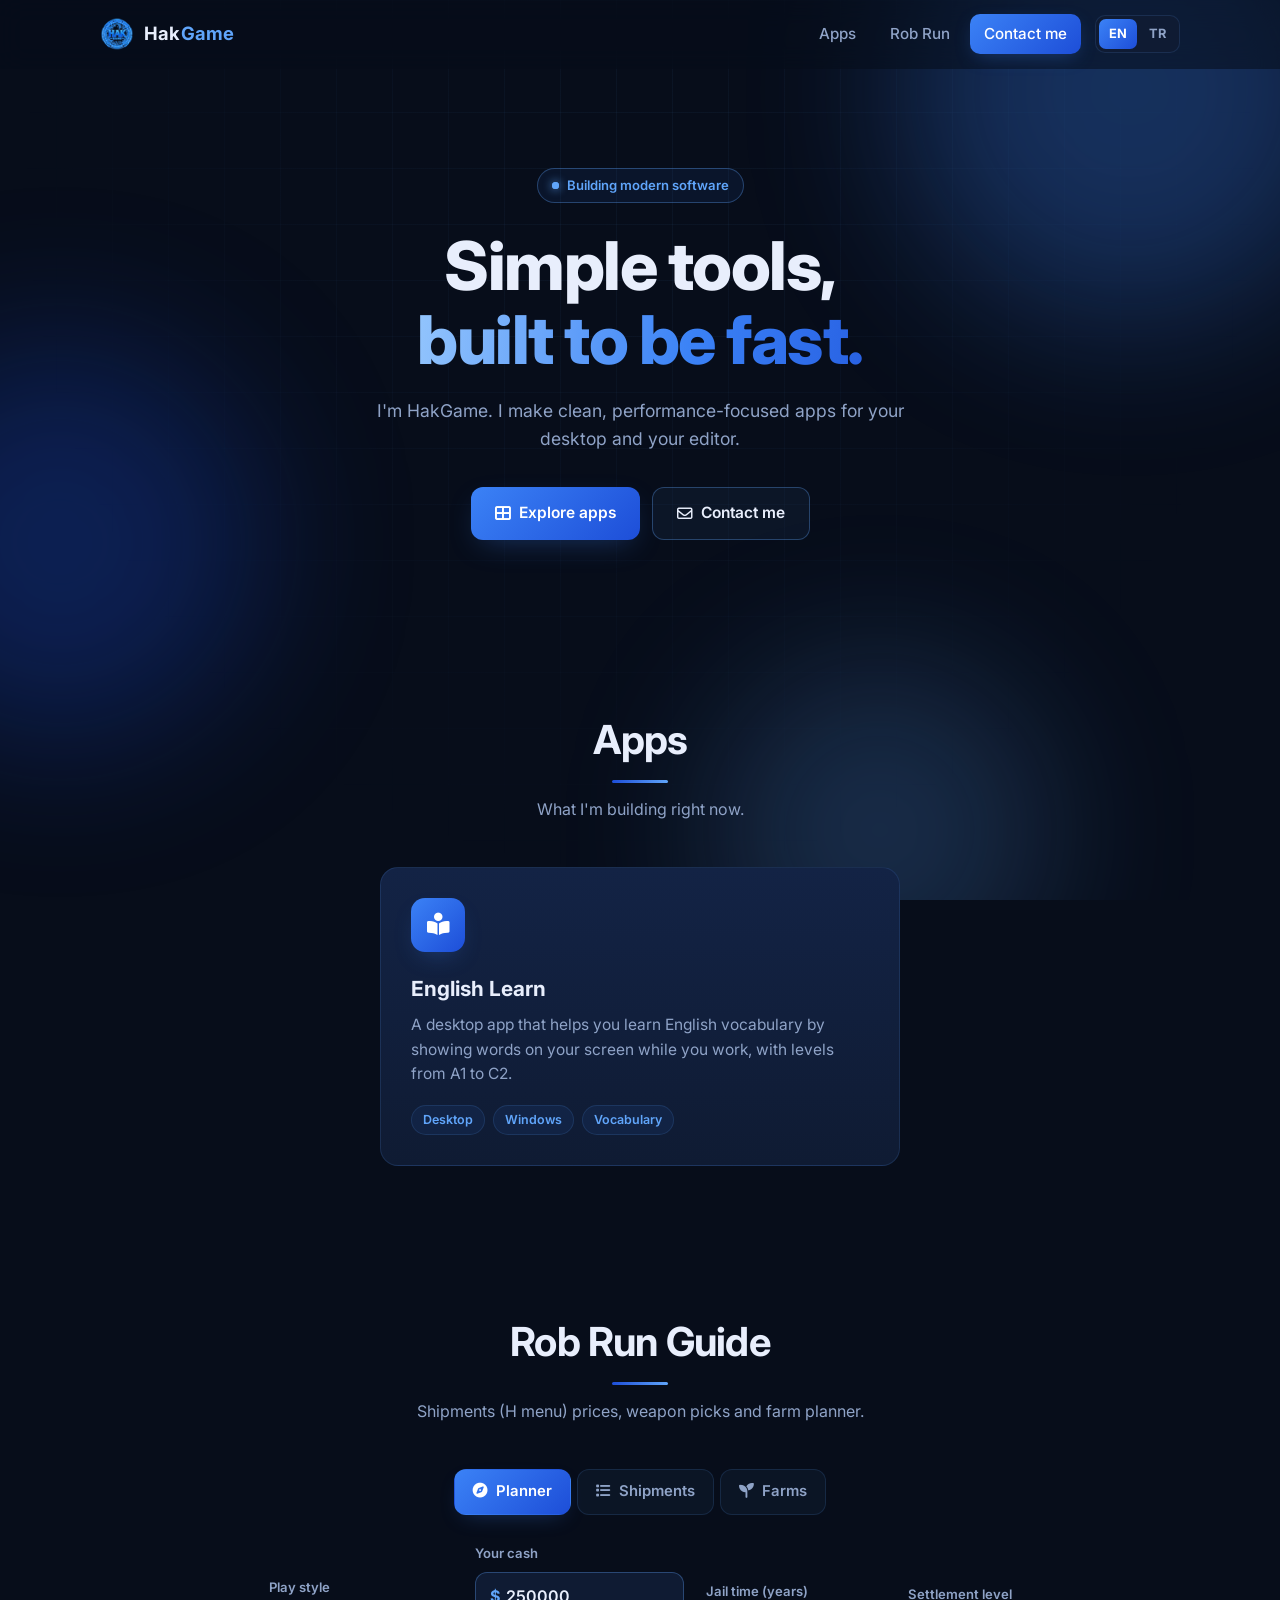
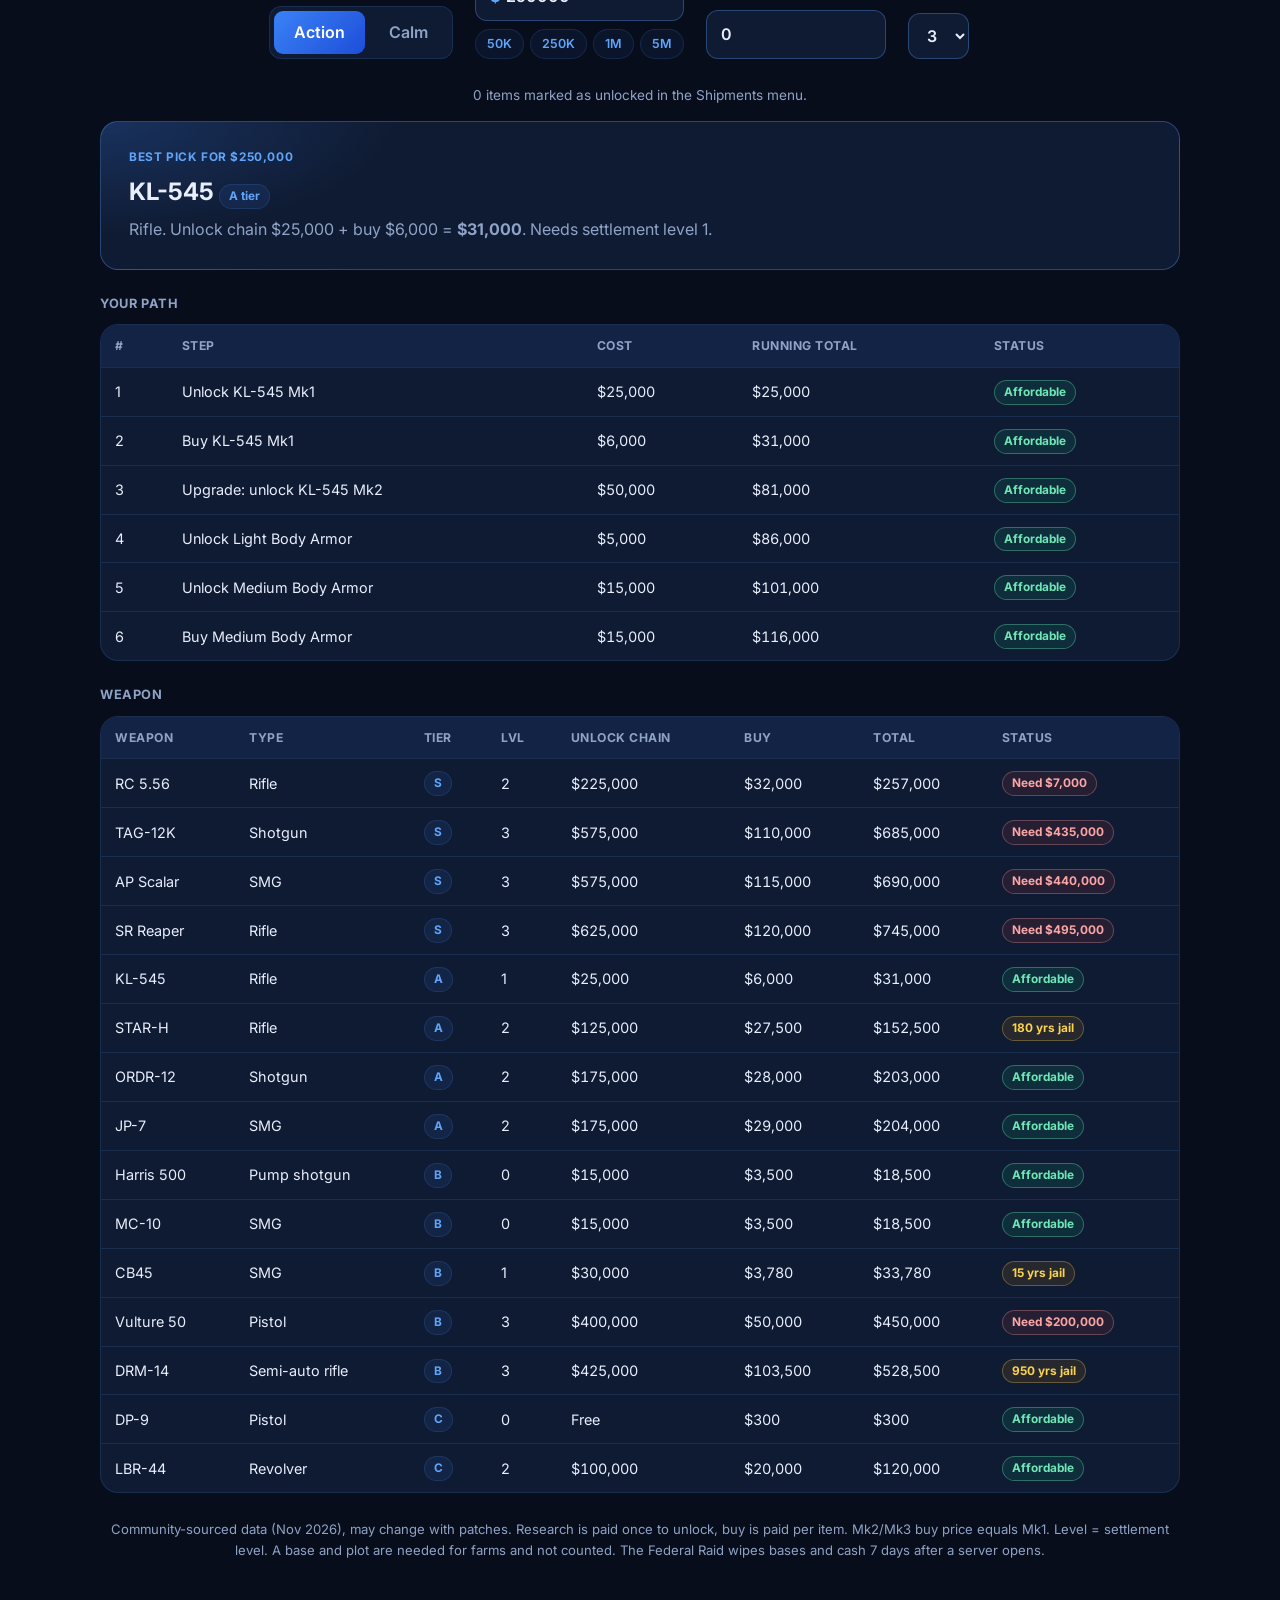
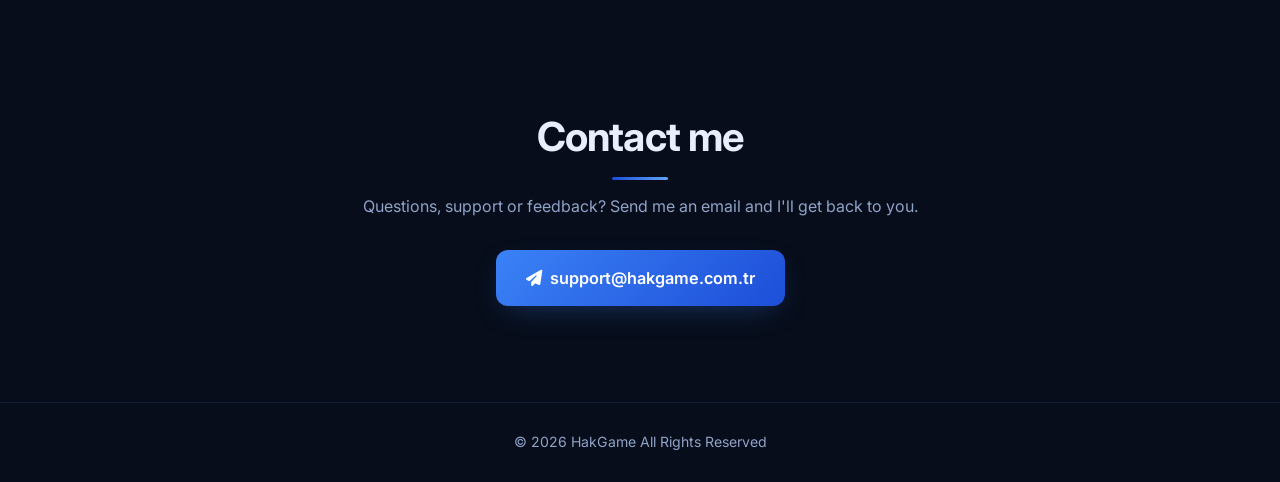
<file: index.html>
<!DOCTYPE html>
<html lang="en">
<head>
  <meta charset="UTF-8">
  <meta name="viewport" content="width=device-width, initial-scale=1.0">
  <title>HakGame</title>
  <meta name="description" content="HakGame — modern desktop apps: English Learn.">
  <meta name="theme-color" content="#070d1a">
  <link rel="icon" type="image/png" href="hakgame.png">
  <link rel="preconnect" href="https://fonts.googleapis.com">
  <link rel="preconnect" href="https://fonts.gstatic.com" crossorigin>
  <link href="https://fonts.googleapis.com/css2?family=Inter:wght@400;500;600;700;800&display=swap" rel="stylesheet">
  <link rel="stylesheet" href="https://cdnjs.cloudflare.com/ajax/libs/font-awesome/6.5.1/css/all.min.css">
  <link rel="stylesheet" href="style.css">
</head>
<body>

  <div class="progress" id="progress"></div>
  <div class="bg" aria-hidden="true">
    <span class="orb orb-1"></span>
    <span class="orb orb-2"></span>
    <span class="orb orb-3"></span>
  </div>

  <header class="nav" id="nav">
    <div class="container nav-inner">
      <a href="#top" class="brand">
        <img src="hakgame.png" alt="HakGame logo">
        <span class="brand-text">Hak<b>Game</b></span>
      </a>
      <nav class="nav-links">
        <a href="#apps" data-i18n="nav_apps">Apps</a>
        <a href="#robrun" data-i18n="nav_robrun">Rob Run</a>
        <a href="#contact" class="cta" data-i18n="nav_contact">Contact me</a>
        <div class="langsw" id="langSw"><button data-lang="en">EN</button><button data-lang="tr">TR</button></div>
      </nav>
    </div>
  </header>

  <main id="top">

    <section class="hero">
      <div class="container">
        <div class="badge reveal"><i></i> <span data-i18n="badge">Building modern software</span></div>
        <h1 class="reveal" data-i18n-html="h1">Simple tools,<br><em>built to be fast.</em></h1>
        <p class="reveal" data-i18n="hero_p">I'm HakGame. I make clean, performance-focused apps for your desktop and your editor.</p>
        <div class="btn-row reveal">
          <a href="#apps" class="btn btn-primary"><i class="fa-solid fa-table-cells-large"></i> <span data-i18n="btn_explore">Explore apps</span></a>
          <a href="#contact" class="btn btn-ghost"><i class="fa-regular fa-envelope"></i> <span data-i18n="btn_contact">Contact me</span></a>
        </div>
      </div>
    </section>

    <section id="apps">
      <div class="container">
        <div class="section-head reveal">
          <h2 data-i18n="apps_h">Apps</h2>
          <p data-i18n="apps_p">What I'm building right now.</p>
        </div>

        <div class="grid">
          <article class="card reveal">
            <div class="icon"><i class="fa-solid fa-book-open-reader"></i></div>
            <h3>English Learn</h3>
            <p data-i18n="el_p">A desktop app that helps you learn English vocabulary by showing words on your screen while you work, with levels from A1 to C2.</p>
            <div class="tags">
              <span data-i18n="tag_desktop">Desktop</span>
              <span data-i18n="tag_windows">Windows</span>
              <span data-i18n="tag_vocab">Vocabulary</span>
            </div>
          </article>
        </div>
      </div>
    </section>

    <section id="robrun">
      <div class="container">
        <div class="section-head reveal">
          <h2 data-i18n="rr_h">Rob Run Guide</h2>
          <p data-i18n="rr_p">Shipments (H menu) prices, weapon picks and farm planner.</p>
        </div>

        <div class="tabs reveal" id="tabs">
          <button class="tab active" data-tab="planner"><i class="fa-solid fa-compass"></i> <span data-i18n="tab_planner">Planner</span></button>
          <button class="tab" data-tab="shipments"><i class="fa-solid fa-list"></i> <span data-i18n="tab_ship">Shipments</span></button>
          <button class="tab" data-tab="farms"><i class="fa-solid fa-seedling"></i> <span data-i18n="tab_farms">Farms</span></button>
        </div>

        <div class="panel" id="panel-planner">
          <div class="planner-controls">
            <div class="field">
              <label data-i18n="lbl_style">Play style</label>
              <div class="seg" id="styleSeg">
                <button class="active" data-style="action" data-i18n="seg_action">Action</button>
                <button data-style="calm" data-i18n="seg_calm">Calm</button>
              </div>
            </div>
            <div class="field">
              <label for="budget" data-i18n="lbl_cash">Your cash</label>
              <div class="money"><span>$</span><input id="budget" type="number" min="0" step="1000" value="250000" inputmode="numeric"></div>
              <div class="chips" id="chips">
                <button data-v="50000">50K</button>
                <button data-v="250000">250K</button>
                <button data-v="1000000">1M</button>
                <button data-v="5000000">5M</button>
              </div>
            </div>
            <div class="field">
              <label for="jail" data-i18n="lbl_jail">Jail time (years)</label>
              <div class="money"><input id="jail" type="number" min="0" step="5" value="0" inputmode="numeric"></div>
            </div>
            <div class="field">
              <label for="level" data-i18n="lbl_level">Settlement level</label>
              <select class="select" id="level">
                <option value="0">0</option>
                <option value="1">1</option>
                <option value="2">2</option>
                <option value="3" selected>3</option>
              </select>
            </div>
          </div>
          <p class="hint center" id="planOwned"></p>
          <div id="planOut"></div>
        </div>

        <div class="panel" id="panel-shipments" hidden>
          <div class="viewbar">
            <div class="seg" id="viewSeg">
              <button class="active" data-view="menu" data-i18n="view_menu">Menu</button>
              <button data-view="list" data-i18n="view_list">List</button>
            </div>
            <span class="owned-count" id="ownedCount"></span>
            <button class="catbtn" id="resetOwned" data-i18n="reset">Reset</button>
          </div>

          <div id="view-menu">
            <p class="hint" data-i18n="hint_menu">Click the items you already unlocked in your game.</p>
            <div class="cats" id="menuCats"></div>
            <div class="tree-wrap" id="tree"></div>
          </div>

          <div id="view-list" hidden>
            <div class="toolbar">
              <input class="search" id="search" type="search" placeholder="Search items..." data-i18n-ph="ph_search" autocomplete="off">
              <select class="select" id="tierSel">
                <option value="" data-i18n="opt_all">All levels</option>
                <option value="0" data-i18n="opt_0">Level 0</option>
                <option value="1" data-i18n="opt_1">Level 1</option>
                <option value="2" data-i18n="opt_2">Level 2</option>
                <option value="3" data-i18n="opt_3">Level 3</option>
              </select>
            </div>
            <div class="cats" id="cats"></div>
            <div class="table-wrap">
              <table>
                <thead>
                  <tr><th data-i18n="th_item">Item</th><th data-i18n="th_cat">Category</th><th data-i18n="th_lvl">Lvl</th><th data-i18n="th_research">Research</th><th data-i18n="th_buy">Buy</th><th data-i18n="th_req">Requires</th></tr>
                </thead>
                <tbody id="rows"></tbody>
              </table>
            </div>
            <p class="count" id="count"></p>
          </div>
        </div>

        <div class="panel" id="panel-farms" hidden>
          <div class="farm-grid" id="farmGrid"></div>
        </div>

        <p class="note" data-i18n="note">Community-sourced data (Nov 2026), may change with patches. Research is paid once to unlock, buy is paid per item. Mk2/Mk3 buy price equals Mk1. Level = settlement level. A base and plot are needed for farms and not counted. The Federal Raid wipes bases and cash 7 days after a server opens.</p>
      </div>
    </section>

    <section id="contact" class="contact">
      <div class="container">
        <div class="section-head reveal">
          <h2 data-i18n="contact_h">Contact me</h2>
          <p data-i18n="contact_p">Questions, support or feedback? Send me an email and I'll get back to you.</p>
        </div>
        <div class="reveal">
          <a href="mailto:support@hakgame.com.tr" class="btn btn-primary">
            <i class="fa-solid fa-paper-plane"></i> support@hakgame.com.tr
          </a>
        </div>
      </div>
    </section>

  </main>

  <footer>
    <div class="container">
      &copy; <span id="year">2026</span> HakGame <span data-i18n="rights">All Rights Reserved</span>
    </div>
  </footer>

  <script>
    document.getElementById("year").textContent = new Date().getFullYear();

    const items =document.querySelectorAll(".reveal");
    if ("IntersectionObserver" in window) {
      const io = new IntersectionObserver((entries) => {
        entries.forEach((e) => {
          if (e.isIntersecting) {
            e.target.classList.add("show");
            setTimeout(() => { e.target.style.transitionDelay = ""; }, 1200);
            io.unobserve(e.target);
          }
        });
      }, { threshold: 0.12 });
      items.forEach((el, i) => {
        el.style.transitionDelay = (i % 4) * 120 + "ms";
        io.observe(el);
      });
    } else {
      items.forEach((el) => el.classList.add("show"));
    }

    const nav = document.getElementById("nav");
    const progress = document.getElementById("progress");
    const onScroll = () => {
      const max = document.documentElement.scrollHeight - window.innerHeight;
      progress.style.transform = "scaleX(" + (max > 0 ? window.scrollY / max : 0) + ")";
      nav.classList.toggle("scrolled", window.scrollY > 20);
    };
    window.addEventListener("scroll", onScroll, { passive: true });
    onScroll();

    const canHover = window.matchMedia("(hover: hover)").matches;
    if (canHover) {
      document.querySelectorAll(".card").forEach((card) => {
        card.addEventListener("mousemove", (ev) => {
          const r = card.getBoundingClientRect();
          const x = ev.clientX - r.left;
          const y = ev.clientY - r.top;
          card.style.setProperty("--mx", x + "px");
          card.style.setProperty("--my", y + "px");
          const rx = ((y / r.height) - 0.5) * -8;
          const ry = ((x / r.width) - 0.5) * 8;
          card.style.transform = "translateY(-5px) rotateX(" + rx + "deg) rotateY(" + ry + "deg)";
        });
        card.addEventListener("mouseleave", () => {
          card.style.transform = "";
        });
      });
    }
  </script>
  <script src="en.js"></script>
  <script src="tr.js"></script>
  <script src="robrun.js"></script>
</body>
</html>
</file>
<file: style.css>
:root {
  --bg: #070d1a;
  --bg-2: #0b1426;
  --surface: #0f1b33;
  --surface-2: #132345;
  --border: rgba(96, 165, 250, 0.14);
  --border-strong: rgba(96, 165, 250, 0.32);
  --text: #e8eefc;
  --muted: #8fa3c7;
  --blue: #3b82f6;
  --blue-light: #60a5fa;
  --blue-dark: #1d4ed8;
  --glow: rgba(59, 130, 246, 0.35);
  --radius: 18px;
  --font: "Inter", system-ui, -apple-system, "Segoe UI", Roboto, sans-serif;
}

* {
  box-sizing: border-box;
  margin: 0;
  padding: 0;
}

html {
  scroll-behavior: smooth;
  scroll-padding-top: 84px;
}

body {
  font-family: var(--font);
  background: var(--bg);
  color: var(--text);
  line-height: 1.6;
  -webkit-font-smoothing: antialiased;
  overflow-x: hidden;
}

a {
  color: inherit;
  text-decoration: none;
}

.container {
  width: min(1080px, 100% - 40px);
  margin-inline: auto;
}

.bg {
  position: fixed;
  inset: 0;
  z-index: -1;
  overflow: hidden;
  pointer-events: none;
}

.bg::after {
  content: "";
  position: absolute;
  inset: 0;
  background-image:
    linear-gradient(rgba(96, 165, 250, 0.05) 1px, transparent 1px),
    linear-gradient(90deg, rgba(96, 165, 250, 0.05) 1px, transparent 1px);
  background-size: 56px 56px;
  mask-image: radial-gradient(ellipse at 50% 20%, #000 10%, transparent 70%);
  -webkit-mask-image: radial-gradient(ellipse at 50% 20%, #000 10%, transparent 70%);
  animation: gridMove 14s linear infinite;
}

.orb {
  position: absolute;
  border-radius: 50%;
  filter: blur(80px);
  opacity: 0.55;
}

.orb-1 {
  width: 460px;
  height: 460px;
  top: -140px;
  right: -80px;
  background: rgba(59, 130, 246, 0.55);
  animation: drift1 16s ease-in-out infinite;
}

.orb-2 {
  width: 400px;
  height: 400px;
  top: 38%;
  left: -140px;
  background: rgba(29, 78, 216, 0.55);
  animation: drift2 20s ease-in-out infinite;
}

.orb-3 {
  width: 340px;
  height: 340px;
  bottom: -100px;
  right: 18%;
  background: rgba(96, 165, 250, 0.38);
  animation: drift3 18s ease-in-out infinite;
}

.progress {
  position: fixed;
  top: 0;
  left: 0;
  height: 3px;
  width: 100%;
  z-index: 60;
  transform-origin: left;
  transform: scaleX(0);
  background: linear-gradient(90deg, var(--blue-dark), var(--blue-light));
  box-shadow: 0 0 12px var(--glow);
}

.nav {
  position: fixed;
  top: 0;
  left: 0;
  right: 0;
  z-index: 50;
  backdrop-filter: blur(14px);
  -webkit-backdrop-filter: blur(14px);
  background: rgba(7, 13, 26, 0.55);
  border-bottom: 1px solid transparent;
  transition: background 0.3s, border-color 0.3s, box-shadow 0.3s;
  animation: slideDown 0.8s cubic-bezier(0.2, 0.8, 0.2, 1) both;
}

.nav.scrolled {
  background: rgba(7, 13, 26, 0.85);
  border-bottom-color: var(--border);
  box-shadow: 0 10px 30px -20px rgba(0, 0, 0, 0.8);
}

.nav-inner {
  display: flex;
  align-items: center;
  justify-content: space-between;
  height: 68px;
  transition: height 0.3s;
}

.nav.scrolled .nav-inner {
  height: 58px;
}

.brand {
  display: flex;
  align-items: center;
  gap: 10px;
  font-weight: 700;
  font-size: 1.15rem;
  letter-spacing: 0.2px;
}

.brand img {
  width: 34px;
  height: 34px;
  border-radius: 9px;
  object-fit: cover;
  transition: transform 0.5s cubic-bezier(0.3, 1.5, 0.5, 1), box-shadow 0.3s;
}

.brand:hover img {
  transform: rotate(-12deg) scale(1.12);
  box-shadow: 0 0 20px var(--glow);
}

.brand-text b {
  font-weight: 700;
  color: var(--blue-light);
}

.nav-links {
  display: flex;
  align-items: center;
  gap: 6px;
}

.nav-links a {
  position: relative;
  padding: 8px 14px;
  border-radius: 10px;
  color: var(--muted);
  font-size: 0.95rem;
  font-weight: 500;
  transition: color 0.2s, background 0.2s, transform 0.2s;
}

.nav-links a:hover {
  color: var(--text);
  background: rgba(96, 165, 250, 0.1);
}

.nav-links a.cta {
  color: #fff;
  background: linear-gradient(135deg, var(--blue), var(--blue-dark));
  box-shadow: 0 6px 20px -6px var(--glow);
}

.nav-links a.cta:hover {
  filter: brightness(1.1);
  transform: translateY(-1px);
}

.hero {
  padding: 168px 0 96px;
  text-align: center;
}

.badge {
  display: inline-flex;
  align-items: center;
  gap: 8px;
  padding: 6px 14px;
  border: 1px solid var(--border-strong);
  border-radius: 999px;
  background: rgba(59, 130, 246, 0.08);
  color: var(--blue-light);
  font-size: 0.82rem;
  font-weight: 600;
  margin-bottom: 26px;
}

.badge i {
  position: relative;
  width: 7px;
  height: 7px;
  border-radius: 50%;
  background: var(--blue-light);
  box-shadow: 0 0 10px var(--blue-light);
}

.badge i::after {
  content: "";
  position: absolute;
  inset: 0;
  border-radius: 50%;
  background: var(--blue-light);
  animation: ping 1.8s cubic-bezier(0, 0, 0.2, 1) infinite;
}

.hero h1 {
  font-size: clamp(2.4rem, 6vw, 4.2rem);
  line-height: 1.1;
  font-weight: 800;
  letter-spacing: -1.5px;
  margin-bottom: 20px;
}

.hero h1 em {
  font-style: normal;
  background: linear-gradient(100deg, #93c5fd, var(--blue), var(--blue-dark), var(--blue), #93c5fd);
  background-size: 250% 100%;
  -webkit-background-clip: text;
  background-clip: text;
  color: transparent;
  animation: shine 6s linear infinite;
}

.hero p {
  max-width: 560px;
  margin: 0 auto 34px;
  color: var(--muted);
  font-size: 1.1rem;
}

.btn-row {
  display: flex;
  gap: 12px;
  justify-content: center;
  flex-wrap: wrap;
}

.btn {
  position: relative;
  overflow: hidden;
  display: inline-flex;
  align-items: center;
  gap: 8px;
  padding: 13px 24px;
  border-radius: 12px;
  font-weight: 600;
  font-size: 0.97rem;
  transition: transform 0.2s, box-shadow 0.2s, background 0.2s, border-color 0.2s;
}

.btn::before {
  content: "";
  position: absolute;
  top: 0;
  left: -75%;
  width: 50%;
  height: 100%;
  background: linear-gradient(100deg, transparent, rgba(255, 255, 255, 0.35), transparent);
  transform: skewX(-20deg);
}

.btn:hover::before {
  animation: sweep 0.8s ease;
}

.btn i {
  transition: transform 0.25s;
}

.btn:hover i {
  transform: translateX(2px) scale(1.15);
}

.btn:hover {
  transform: translateY(-3px);
}

.btn:active {
  transform: translateY(0) scale(0.97);
}

.btn-primary {
  color: #fff;
  background: linear-gradient(135deg, var(--blue), var(--blue-dark));
  box-shadow: 0 10px 30px -10px var(--glow);
  animation: pulseGlow 3s ease-in-out infinite;
}

.btn-ghost {
  border: 1px solid var(--border-strong);
  background: rgba(96, 165, 250, 0.06);
}

.btn-ghost:hover {
  background: rgba(96, 165, 250, 0.14);
}

section {
  padding: 72px 0;
}

.section-head {
  text-align: center;
  margin-bottom: 44px;
}

.section-head h2 {
  position: relative;
  display: inline-block;
  font-size: clamp(1.8rem, 4vw, 2.5rem);
  letter-spacing: -0.8px;
  margin-bottom: 14px;
}

.section-head h2::after {
  content: "";
  display: block;
  height: 3px;
  width: 0;
  margin: 8px auto 0;
  border-radius: 3px;
  background: linear-gradient(90deg, var(--blue-dark), var(--blue-light));
  transition: width 0.9s cubic-bezier(0.2, 0.8, 0.2, 1) 0.3s;
}

.section-head.show h2::after {
  width: 56px;
}

.section-head p {
  color: var(--muted);
}

.grid {
  display: grid;
  grid-template-columns: minmax(0, 520px);
  justify-content: center;
  gap: 22px;
  perspective: 1000px;
}

.card {
  position: relative;
  padding: 30px;
  border-radius: var(--radius);
  background: linear-gradient(180deg, var(--surface-2), var(--surface));
  border: 1px solid var(--border);
  overflow: hidden;
  transform-style: preserve-3d;
}

.card::before {
  content: "";
  position: absolute;
  inset: 0;
  background: radial-gradient(320px circle at var(--mx, 50%) var(--my, 0%), rgba(96, 165, 250, 0.2), transparent 70%);
  opacity: 0;
  transition: opacity 0.3s;
  pointer-events: none;
}

.card:hover::before {
  opacity: 1;
}

.card.reveal.show {
  transition: transform 0.2s ease-out, border-color 0.25s, box-shadow 0.25s, opacity 0.7s;
}

.card:hover {
  border-color: var(--border-strong);
  box-shadow: 0 24px 50px -24px rgba(59, 130, 246, 0.5);
}

.icon {
  position: relative;
  width: 54px;
  height: 54px;
  display: grid;
  place-items: center;
  border-radius: 14px;
  font-size: 1.4rem;
  color: #fff;
  background: linear-gradient(135deg, var(--blue), var(--blue-dark));
  box-shadow: 0 10px 24px -10px var(--glow);
  margin-bottom: 20px;
  animation: float 4s ease-in-out infinite;
}

.card:hover .icon i {
  animation: wiggle 0.6s ease;
}

.card h3 {
  font-size: 1.3rem;
  margin-bottom: 8px;
}

.card p {
  color: var(--muted);
  font-size: 0.97rem;
  margin-bottom: 18px;
}

.tags {
  display: flex;
  flex-wrap: wrap;
  gap: 8px;
}

.tags span {
  padding: 4px 11px;
  border-radius: 999px;
  border: 1px solid var(--border);
  background: rgba(59, 130, 246, 0.08);
  color: var(--blue-light);
  font-size: 0.78rem;
  font-weight: 600;
  transition: transform 0.25s, background 0.25s, border-color 0.25s;
}

.card:hover .tags span {
  transform: translateY(-2px);
  border-color: var(--border-strong);
  background: rgba(59, 130, 246, 0.16);
}

.card:hover .tags span:nth-child(2) {
  transition-delay: 0.05s;
}

.card:hover .tags span:nth-child(3) {
  transition-delay: 0.1s;
}

.contact {
  text-align: center;
  padding-bottom: 96px;
}

.contact .section-head {
  margin-bottom: 30px;
}

.contact .btn {
  padding: 15px 30px;
  font-size: 1.02rem;
}

footer {
  border-top: 1px solid var(--border);
  padding: 28px 0;
  text-align: center;
  color: var(--muted);
  font-size: 0.88rem;
}

.reveal {
  opacity: 0;
  transform: translateY(22px);
  filter: blur(2px);
  transition: opacity 0.7s ease, transform 0.7s cubic-bezier(0.2, 0.8, 0.2, 1), filter 0.7s ease;
}

.reveal.show {
  opacity: 1;
  transform: none;
  filter: none;
}

@keyframes slideDown {
  from {
    transform: translateY(-100%);
    opacity: 0;
  }
  to {
    transform: none;
    opacity: 1;
  }
}

@keyframes drift1 {
  0%, 100% { transform: translate(0, 0) scale(1); }
  50% { transform: translate(-80px, 60px) scale(1.15); }
}

@keyframes drift2 {
  0%, 100% { transform: translate(0, 0) scale(1); }
  50% { transform: translate(90px, -70px) scale(1.2); }
}

@keyframes drift3 {
  0%, 100% { transform: translate(0, 0) scale(1); }
  50% { transform: translate(-60px, -50px) scale(0.9); }
}

@keyframes gridMove {
  to { background-position: 0 56px, 56px 0; }
}

@keyframes shine {
  to { background-position: -250% 0; }
}

@keyframes ping {
  75%, 100% {
    transform: scale(3);
    opacity: 0;
  }
}

@keyframes sweep {
  to { left: 130%; }
}

@keyframes pulseGlow {
  0%, 100% { box-shadow: 0 10px 30px -10px var(--glow); }
  50% { box-shadow: 0 10px 40px -4px rgba(59, 130, 246, 0.65); }
}

@keyframes float {
  0%, 100% { transform: translateY(0); }
  50% { transform: translateY(-7px); }
}

@keyframes wiggle {
  0% { transform: rotate(0); }
  25% { transform: rotate(-14deg) scale(1.15); }
  60% { transform: rotate(10deg) scale(1.15); }
  100% { transform: rotate(0); }
}

@media (max-width: 720px) {
  .hero {
    padding: 136px 0 64px;
  }

  .nav-links a:not(.cta) {
    display: none;
  }

  .orb {
    filter: blur(60px);
  }
}

@media (prefers-reduced-motion: reduce) {
  *,
  *::before,
  *::after {
    animation: none !important;
    transition: none !important;
    scroll-behavior: auto !important;
  }

  .reveal {
    opacity: 1;
    transform: none;
    filter: none;
  }
}

.panel[hidden] {
  display: none;
}

.tabs {
  display: flex;
  gap: 6px;
  justify-content: center;
  flex-wrap: wrap;
  margin-bottom: 28px;
}

.tab {
  display: inline-flex;
  align-items: center;
  gap: 8px;
  padding: 10px 18px;
  border-radius: 12px;
  border: 1px solid var(--border);
  background: rgba(96, 165, 250, 0.05);
  color: var(--muted);
  font: inherit;
  font-weight: 600;
  font-size: 0.93rem;
  cursor: pointer;
  transition: color 0.2s, background 0.2s, border-color 0.2s, transform 0.2s;
}

.tab:hover {
  color: var(--text);
  transform: translateY(-2px);
}

.tab.active {
  color: #fff;
  border-color: transparent;
  background: linear-gradient(135deg, var(--blue), var(--blue-dark));
  box-shadow: 0 8px 22px -10px var(--glow);
}

.planner-controls {
  display: flex;
  gap: 22px;
  flex-wrap: wrap;
  align-items: flex-end;
  justify-content: center;
  margin-bottom: 26px;
}

.field label {
  display: block;
  margin-bottom: 8px;
  color: var(--muted);
  font-size: 0.82rem;
  font-weight: 600;
}

.seg {
  display: inline-flex;
  padding: 4px;
  gap: 4px;
  border-radius: 12px;
  border: 1px solid var(--border);
  background: var(--surface);
}

.seg button {
  padding: 9px 20px;
  border: 0;
  border-radius: 9px;
  background: transparent;
  color: var(--muted);
  font: inherit;
  font-weight: 600;
  cursor: pointer;
  transition: background 0.2s, color 0.2s;
}

.seg button.active {
  color: #fff;
  background: linear-gradient(135deg, var(--blue), var(--blue-dark));
}

.money {
  display: flex;
  align-items: center;
  gap: 6px;
  padding: 0 14px;
  border-radius: 12px;
  border: 1px solid var(--border-strong);
  background: var(--surface);
  color: var(--blue-light);
  font-weight: 700;
}

.money:focus-within {
  box-shadow: 0 0 0 3px var(--glow);
}

.money input,
.search,
.select {
  background: transparent;
  border: 0;
  outline: 0;
  color: var(--text);
  font: inherit;
  font-weight: 600;
}

.money input {
  width: 150px;
  padding: 11px 0;
}

.chips {
  display: flex;
  gap: 6px;
  flex-wrap: wrap;
  margin-top: 8px;
}

.chips button,
.catbtn {
  padding: 4px 11px;
  border-radius: 999px;
  border: 1px solid var(--border);
  background: rgba(59, 130, 246, 0.08);
  color: var(--blue-light);
  font: inherit;
  font-size: 0.78rem;
  font-weight: 600;
  cursor: pointer;
  transition: background 0.2s, border-color 0.2s;
}

.chips button:hover,
.catbtn:hover,
.catbtn.active {
  background: rgba(59, 130, 246, 0.24);
  border-color: var(--border-strong);
}

.pick {
  padding: 26px 28px;
  margin-bottom: 22px;
  border-radius: var(--radius);
  border: 1px solid var(--border-strong);
  background:
    radial-gradient(420px 160px at 0% 0%, rgba(59, 130, 246, 0.22), transparent 70%),
    var(--surface);
}

.pick small {
  display: block;
  color: var(--blue-light);
  font-weight: 700;
  letter-spacing: 0.6px;
  text-transform: uppercase;
  font-size: 0.74rem;
  margin-bottom: 6px;
}

.pick h3 {
  font-size: 1.5rem;
  margin-bottom: 6px;
}

.pick p {
  color: var(--muted);
}

.toolbar {
  display: flex;
  gap: 10px;
  flex-wrap: wrap;
  align-items: center;
  margin-bottom: 16px;
}

.search,
.select {
  padding: 11px 14px;
  border-radius: 12px;
  border: 1px solid var(--border-strong);
  background: var(--surface);
}

.search {
  flex: 1 1 200px;
}

.select option {
  background: var(--surface);
}

.cats {
  display: flex;
  gap: 6px;
  flex-wrap: wrap;
  margin-bottom: 16px;
}

.table-wrap {
  overflow-x: auto;
  border-radius: var(--radius);
  border: 1px solid var(--border);
  background: var(--surface);
}

table {
  width: 100%;
  border-collapse: collapse;
  font-size: 0.9rem;
  min-width: 640px;
}

th,
td {
  padding: 11px 14px;
  text-align: left;
  white-space: nowrap;
}

th {
  position: sticky;
  top: 0;
  background: var(--surface-2);
  color: var(--muted);
  font-size: 0.76rem;
  letter-spacing: 0.5px;
  text-transform: uppercase;
}

tbody tr {
  border-top: 1px solid var(--border);
  transition: background 0.2s;
}

tbody tr:hover {
  background: rgba(96, 165, 250, 0.07);
}

td.num {
  font-variant-numeric: tabular-nums;
}

.tag {
  display: inline-block;
  padding: 2px 9px;
  border-radius: 999px;
  font-size: 0.74rem;
  font-weight: 700;
  border: 1px solid var(--border);
  color: var(--blue-light);
  background: rgba(59, 130, 246, 0.1);
}

.tag.ok {
  color: #6ee7b7;
  border-color: rgba(110, 231, 183, 0.35);
  background: rgba(16, 185, 129, 0.12);
}

.tag.no {
  color: #fca5a5;
  border-color: rgba(252, 165, 165, 0.3);
  background: rgba(239, 68, 68, 0.1);
}

.tag.warn {
  color: #fcd34d;
  border-color: rgba(252, 211, 77, 0.3);
  background: rgba(245, 158, 11, 0.1);
}

.count {
  margin: 12px 4px 0;
  color: var(--muted);
  font-size: 0.85rem;
}

.farm-grid {
  display: grid;
  grid-template-columns: repeat(3, 1fr);
  gap: 20px;
}

.farm {
  padding: 26px;
  border-radius: var(--radius);
  border: 1px solid var(--border);
  background: linear-gradient(180deg, var(--surface-2), var(--surface));
  transition: transform 0.25s, border-color 0.25s, box-shadow 0.25s;
}

.farm:hover {
  transform: translateY(-4px);
  border-color: var(--border-strong);
  box-shadow: 0 24px 50px -26px rgba(59, 130, 246, 0.5);
}

.farm h3 {
  font-size: 1.15rem;
  margin: 14px 0 6px;
}

.farm .big {
  font-size: 1.5rem;
  font-weight: 800;
  color: var(--blue-light);
  letter-spacing: -0.5px;
}

.farm p {
  color: var(--muted);
  font-size: 0.88rem;
  margin: 10px 0;
}

.farm h4 {
  margin: 16px 0 6px;
  font-size: 0.78rem;
  letter-spacing: 0.6px;
  text-transform: uppercase;
  color: var(--muted);
}

.farm ul {
  list-style: none;
}

.farm li {
  display: flex;
  justify-content: space-between;
  gap: 12px;
  padding: 6px 0;
  border-top: 1px solid var(--border);
  font-size: 0.87rem;
}

.farm li span:last-child {
  color: var(--blue-light);
  font-weight: 600;
  white-space: nowrap;
}

.note {
  margin-top: 26px;
  text-align: center;
  color: var(--muted);
  font-size: 0.82rem;
}

@media (max-width: 900px) {
  .farm-grid {
    grid-template-columns: 1fr;
  }
}

.langsw {
  display: inline-flex;
  margin-left: 8px;
  padding: 3px;
  gap: 2px;
  border-radius: 10px;
  border: 1px solid var(--border);
  background: var(--surface);
}

.langsw button {
  padding: 5px 10px;
  border: 0;
  border-radius: 7px;
  background: transparent;
  color: var(--muted);
  font: inherit;
  font-size: 0.8rem;
  font-weight: 700;
  cursor: pointer;
  transition: background 0.2s, color 0.2s;
}

.langsw button:hover {
  color: var(--text);
}

.langsw button.active {
  color: #fff;
  background: linear-gradient(135deg, var(--blue), var(--blue-dark));
}

.viewbar {
  display: flex;
  gap: 12px;
  align-items: center;
  flex-wrap: wrap;
  margin-bottom: 16px;
}

.owned-count {
  margin-left: auto;
  color: var(--blue-light);
  font-weight: 700;
  font-size: 0.9rem;
}

.hint {
  color: var(--muted);
  font-size: 0.85rem;
  margin-bottom: 14px;
}

.hint.center {
  text-align: center;
}

.sub {
  margin: 24px 0 10px;
  font-size: 0.8rem;
  letter-spacing: 0.6px;
  text-transform: uppercase;
  color: var(--muted);
}

.tree-wrap {
  overflow: auto;
  max-height: 72vh;
  padding: 22px;
  border-radius: var(--radius);
  border: 1px solid var(--border);
  background: var(--surface);
}

.roots {
  display: flex;
  flex-direction: column;
  gap: 16px;
  width: max-content;
}

.tn {
  display: flex;
  align-items: center;
}

.kids {
  position: relative;
  display: flex;
  flex-direction: column;
  gap: 10px;
  margin-left: 28px;
}

.kids::before {
  content: "";
  position: absolute;
  left: -28px;
  top: 50%;
  width: 14px;
  border-top: 2px solid var(--border-strong);
}

.kids > .tn {
  position: relative;
}

.kids > .tn::before {
  content: "";
  position: absolute;
  left: -14px;
  top: 50%;
  width: 14px;
  border-top: 2px solid var(--border-strong);
}

.kids > .tn::after {
  content: "";
  position: absolute;
  left: -14px;
  top: 0;
  bottom: -10px;
  border-left: 2px solid var(--border-strong);
}

.kids > .tn:first-child::after {
  top: 50%;
}

.kids > .tn:last-child::after {
  bottom: 50%;
}

.kids > .tn:only-child::after {
  display: none;
}

.node {
  flex-shrink: 0;
  width: 156px;
  padding: 9px 11px;
  border-radius: 12px;
  border: 1px solid var(--border);
  background: var(--surface-2);
  color: var(--text);
  font: inherit;
  text-align: left;
  cursor: pointer;
  transition: transform 0.2s, border-color 0.2s, background 0.2s, box-shadow 0.2s, opacity 0.2s;
}

.node b {
  display: block;
  font-size: 0.8rem;
  line-height: 1.25;
}

.node span {
  display: block;
  margin-top: 3px;
  color: var(--muted);
  font-size: 0.74rem;
}

.node em {
  display: block;
  margin-top: 2px;
  font-style: normal;
  color: #fcd34d;
  font-size: 0.7rem;
  font-weight: 600;
}

.node:hover {
  transform: translateY(-2px);
  border-color: var(--border-strong);
}

.node.own {
  border-color: transparent;
  color: #fff;
  background: linear-gradient(135deg, var(--blue), var(--blue-dark));
  box-shadow: 0 8px 20px -10px var(--glow);
}

.node.own span {
  color: rgba(255, 255, 255, 0.8);
}

.node.lock {
  opacity: 0.45;
}

.node.lock:hover {
  opacity: 0.8;
}
</file>
